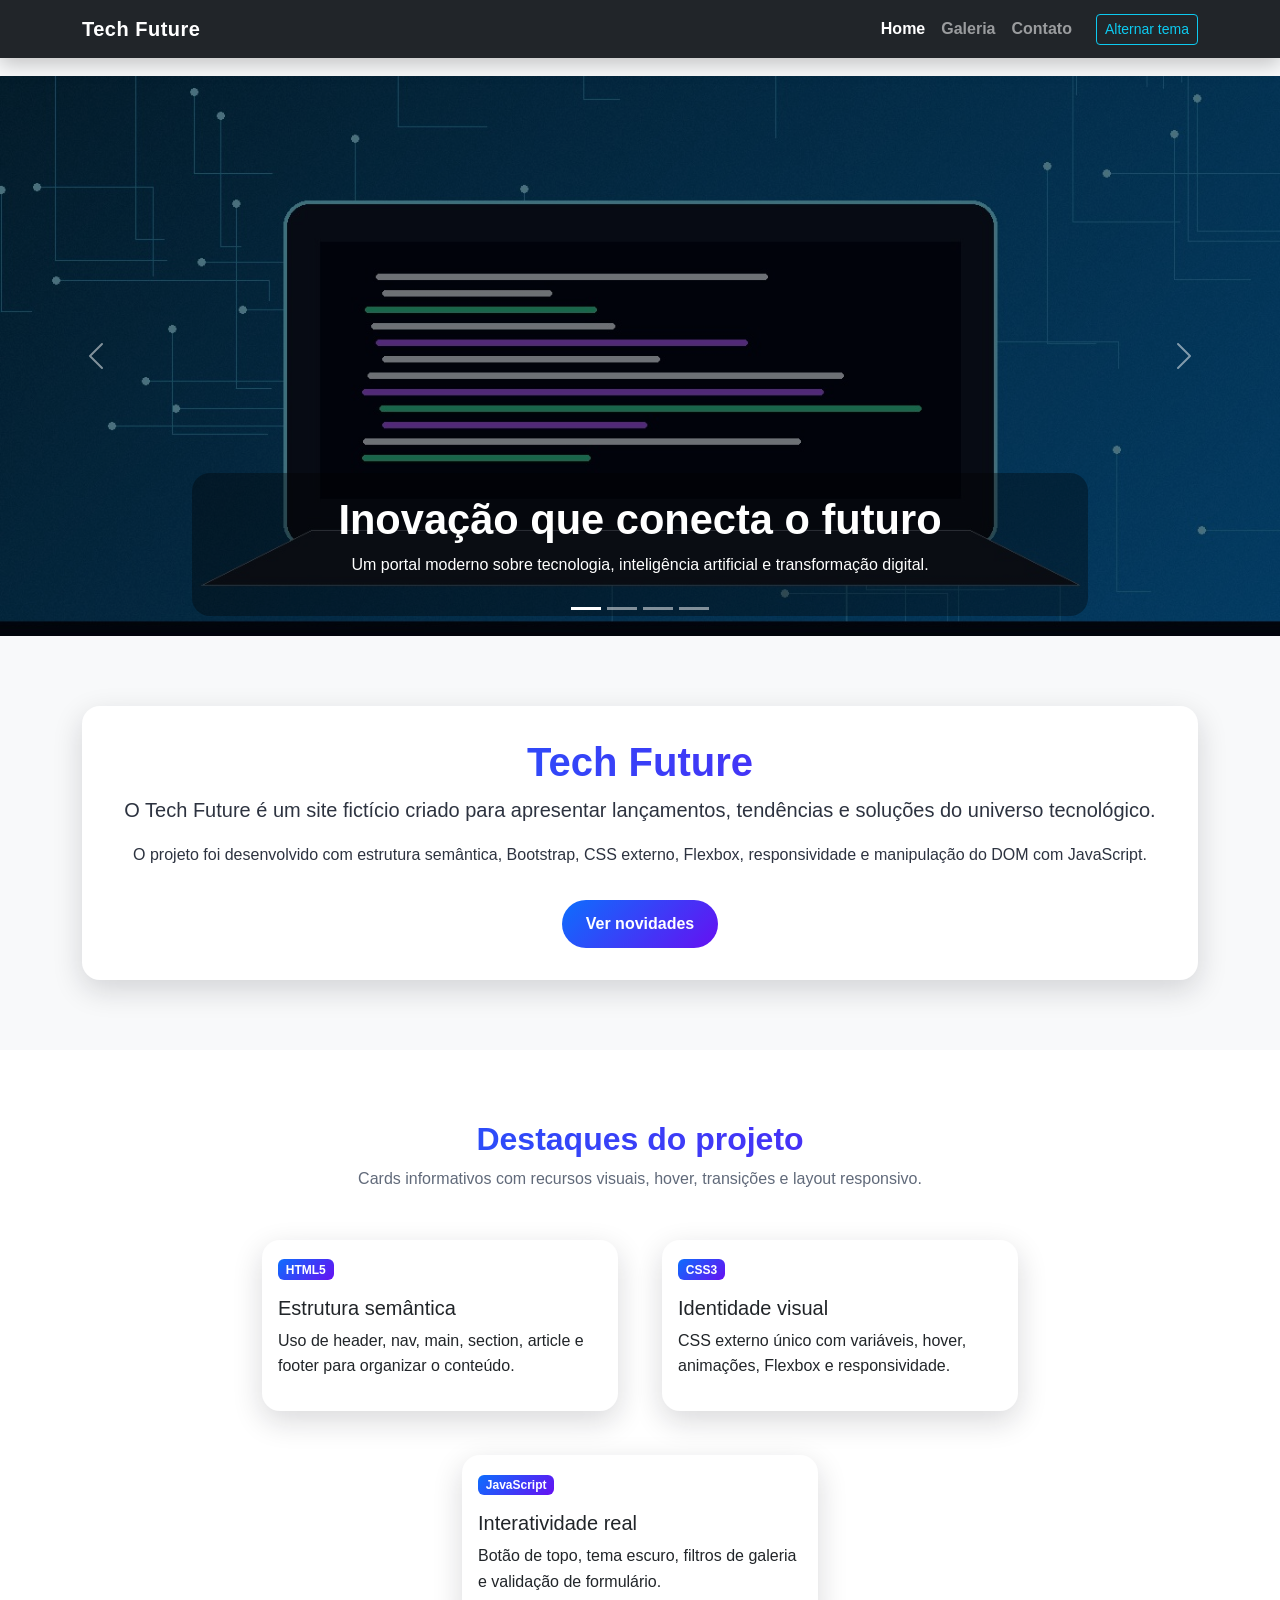
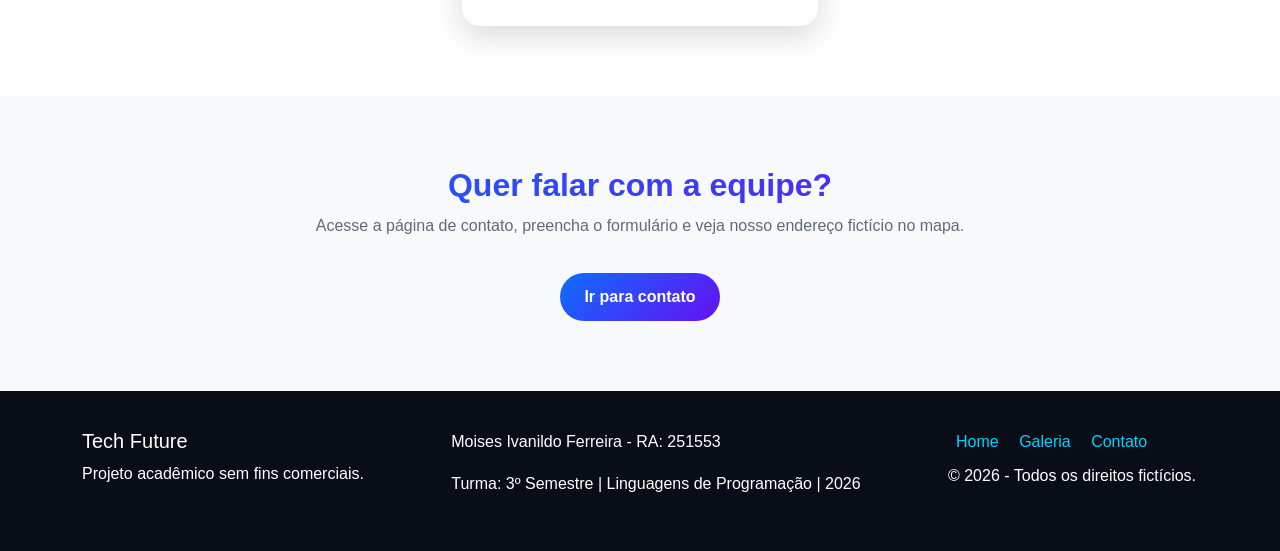
<file: index.html>
<!--
AF - Avaliação Final - Linguagens de Programação
Tema do Projeto: Tech Future - Portal de Tecnologia e Inovação
Aluno: Moises Ivanildo Ferreira - RA: 251553
Professor: Abimael de Oliveira
Data de entrega: 07/06
-->
<!DOCTYPE html>
<html lang="pt-br">

<head>
    <meta charset="UTF-8">
    <meta name="viewport" content="width=device-width, initial-scale=1.0">

    <title>Tech Future - Home</title>

    <!-- Bootstrap -->
    <link href="https://cdn.jsdelivr.net/npm/bootstrap@5.3.3/dist/css/bootstrap.min.css" rel="stylesheet">

    <!-- CSS -->
    <link rel="stylesheet" href="./css/style.css">
</head>

<body>

    <!-- HEADER -->
    <header>
        <nav class="navbar navbar-expand-lg navbar-dark bg-dark fixed-top">
            <div class="container">

                <a class="navbar-brand" href="index.html">
                    Tech Future
                </a>

                <button class="navbar-toggler" type="button" data-bs-toggle="collapse"
                    data-bs-target="#menuPrincipal" aria-controls="menuPrincipal" aria-expanded="false"
                    aria-label="Abrir menu">

                    <span class="navbar-toggler-icon"></span>

                </button>

                <div class="collapse navbar-collapse" id="menuPrincipal">

                    <ul class="navbar-nav ms-auto">

                        <li class="nav-item">
                            <a class="nav-link active" href="index.html">
                                Home
                            </a>
                        </li>

                        <li class="nav-item">
                            <a class="nav-link" href="galeria.html">
                                Galeria
                            </a>
                        </li>

                        <li class="nav-item">
                            <a class="nav-link" href="contato.html">
                                Contato
                            </a>
                        </li>

                    </ul>

                    <button id="btnTema"
                        class="btn btn-outline-info btn-sm ms-lg-3 mt-3 mt-lg-0"
                        type="button">

                        Alternar tema

                    </button>

                </div>
            </div>
        </nav>
    </header>

    <!-- MAIN -->
    <main>

        <!-- HERO / CARROSSEL -->
        <section class="hero p-0">

            <div id="carouselHome"
                class="carousel slide hero-carousel"
                data-bs-ride="carousel">

                <!-- INDICADORES -->
                <div class="carousel-indicators">

                    <button type="button"
                        data-bs-target="#carouselHome"
                        data-bs-slide-to="0"
                        class="active"
                        aria-current="true"
                        aria-label="Slide 1">
                    </button>

                    <button type="button"
                        data-bs-target="#carouselHome"
                        data-bs-slide-to="1"
                        aria-label="Slide 2">
                    </button>

                    <button type="button"
                        data-bs-target="#carouselHome"
                        data-bs-slide-to="2"
                        aria-label="Slide 3">
                    </button>

                    <button type="button"
                        data-bs-target="#carouselHome"
                        data-bs-slide-to="3"
                        aria-label="Slide 4">
                    </button>

                </div>

                <!-- SLIDES -->
                <div class="carousel-inner">

                    <!-- BANNER 1 -->
                    <div class="carousel-item active">

                        <img src="./img/banner-01.jpg"
                            class="d-block w-100"
                            alt="Tecnologia de inteligência artificial em destaque">

                        <div class="carousel-caption d-none d-md-block">

                            <h2>
                                Inovação que conecta o futuro
                            </h2>

                            <p>
                                Um portal moderno sobre tecnologia,
                                inteligência artificial e transformação digital.
                            </p>

                        </div>
                    </div>

                    <!-- BANNER 2 -->
                    <div class="carousel-item">

                        <img src="./img/banner-02.jpg"
                            class="d-block w-100"
                            alt="Rede de conexão digital e tecnologia 5G">

                        <div class="carousel-caption d-none d-md-block">

                            <h2>
                                Novidades em alta performance
                            </h2>

                            <p>
                                Conheça tendências que impactam empresas,
                                estudos e a vida cotidiana.
                            </p>

                        </div>
                    </div>

                    <!-- BANNER 3 -->
                    <div class="carousel-item">

                        <img src="./img/banner-03.jpg"
                            class="d-block w-100"
                            alt="Segurança digital e proteção de dados">

                        <div class="carousel-caption d-none d-md-block">

                            <h2>
                                Segurança, dados e automação
                            </h2>

                            <p>
                                Conteúdo organizado com HTML5,
                                CSS3, Bootstrap e JavaScript.
                            </p>

                        </div>
                    </div>

                    <!-- BANNER 4 -->
                    <div class="carousel-item">

                        <img src="./img/banner-04.jpg"
                            class="d-block w-100"
                            alt="Aplicativo moderno de tecnologia e inovação digital">

                        <div class="carousel-caption d-none d-md-block">

                            <h2>
                                Aplicativos Inteligentes
                            </h2>

                            <p>
                                Soluções digitais modernas com HTML5,
                                CSS3, Bootstrap e JavaScript.
                            </p>

                        </div>
                    </div>

                </div>

                <!-- CONTROLES -->
                <button class="carousel-control-prev"
                    type="button"
                    data-bs-target="#carouselHome"
                    data-bs-slide="prev">

                    <span class="carousel-control-prev-icon"></span>

                </button>

                <button class="carousel-control-next"
                    type="button"
                    data-bs-target="#carouselHome"
                    data-bs-slide="next">

                    <span class="carousel-control-next-icon"></span>

                </button>

            </div>
        </section>

        <!-- APRESENTAÇÃO -->
        <section class="apresentacao animado">

            <div class="container">

                <div class="apresentacao-box text-center">

                    <h1 class="titulo-gradiente">
                        Tech Future
                    </h1>

                    <p class="lead">
                        O Tech Future é um site fictício criado para apresentar
                        lançamentos, tendências e soluções do universo tecnológico.
                    </p>

                    <p>
                        O projeto foi desenvolvido com estrutura semântica,
                        Bootstrap, CSS externo, Flexbox, responsividade
                        e manipulação do DOM com JavaScript.
                    </p>

                    <a href="galeria.html"
                        class="btn btn-gradiente mt-3">

                        Ver novidades

                    </a>

                </div>
            </div>
        </section>

        <!-- DESTAQUES -->
        <section class="destaques bg-white">

            <div class="container">

                <div class="text-center mb-5">

                    <h2 class="titulo-gradiente">
                        Destaques do projeto
                    </h2>

                    <p class="subtitulo">
                        Cards informativos com recursos visuais,
                        hover, transições e layout responsivo.
                    </p>

                </div>

                <div class="row g-4 area-destaques">

                    <article class="col-md-4">

                        <div class="card card-personalizado">

                            <div class="card-body">

                                <span class="badge badge-tech mb-3">
                                    HTML5
                                </span>

                                <h3 class="h5">
                                    Estrutura semântica
                                </h3>

                                <p>
                                    Uso de header, nav, main, section,
                                    article e footer para organizar o conteúdo.
                                </p>

                            </div>
                        </div>
                    </article>

                    <article class="col-md-4">

                        <div class="card card-personalizado">

                            <div class="card-body">

                                <span class="badge badge-tech mb-3">
                                    CSS3
                                </span>

                                <h3 class="h5">
                                    Identidade visual
                                </h3>

                                <p>
                                    CSS externo único com variáveis,
                                    hover, animações, Flexbox e responsividade.
                                </p>

                            </div>
                        </div>
                    </article>

                    <article class="col-md-4">

                        <div class="card card-personalizado">

                            <div class="card-body">

                                <span class="badge badge-tech mb-3">
                                    JavaScript
                                </span>

                                <h3 class="h5">
                                    Interatividade real
                                </h3>

                                <p>
                                    Botão de topo, tema escuro,
                                    filtros de galeria e validação de formulário.
                                </p>

                            </div>
                        </div>
                    </article>

                </div>
            </div>
        </section>

        <!-- CHAMADA CONTATO -->
        <section class="chamada-contato text-center">

            <div class="container">

                <h2 class="titulo-gradiente">
                    Quer falar com a equipe?
                </h2>

                <p class="subtitulo">
                    Acesse a página de contato,
                    preencha o formulário e veja nosso endereço fictício no mapa.
                </p>

                <a href="contato.html"
                    class="btn btn-gradiente">

                    Ir para contato

                </a>

            </div>
        </section>

    </main>

    <!-- FOOTER -->
    <footer class="rodape">

        <div class="container footer-flex">

            <div class="footer-col">

                <h3 class="h5">
                    Tech Future
                </h3>

                <p>
                    Projeto acadêmico sem fins comerciais.
                </p>

            </div>

            <div class="footer-col">

                <p>
                    Moises Ivanildo Ferreira - RA: 251553
                </p>

                <p>
                    Turma: 3º Semestre |
                    Linguagens de Programação |
                    2026
                </p>

            </div>

            <div class="footer-col">

                <a href="index.html">Home</a>
                <a href="galeria.html">Galeria</a>
                <a href="contato.html">Contato</a>

                <p class="mt-2">
                    &copy; 2026 - Todos os direitos fictícios.
                </p>

            </div>
        </div>
    </footer>

    <!-- BOTÃO TOPO -->
    <button id="btnTopo"
        class="btn-topo"
        type="button"
        aria-label="Voltar ao topo">

        ↑

    </button>

    <!-- BOOTSTRAP -->
    <script src="https://cdn.jsdelivr.net/npm/bootstrap@5.3.3/dist/js/bootstrap.bundle.min.js"></script>

    <!-- JS -->
    <script src="./js/script.js"></script>

</body>

</html>
</file>
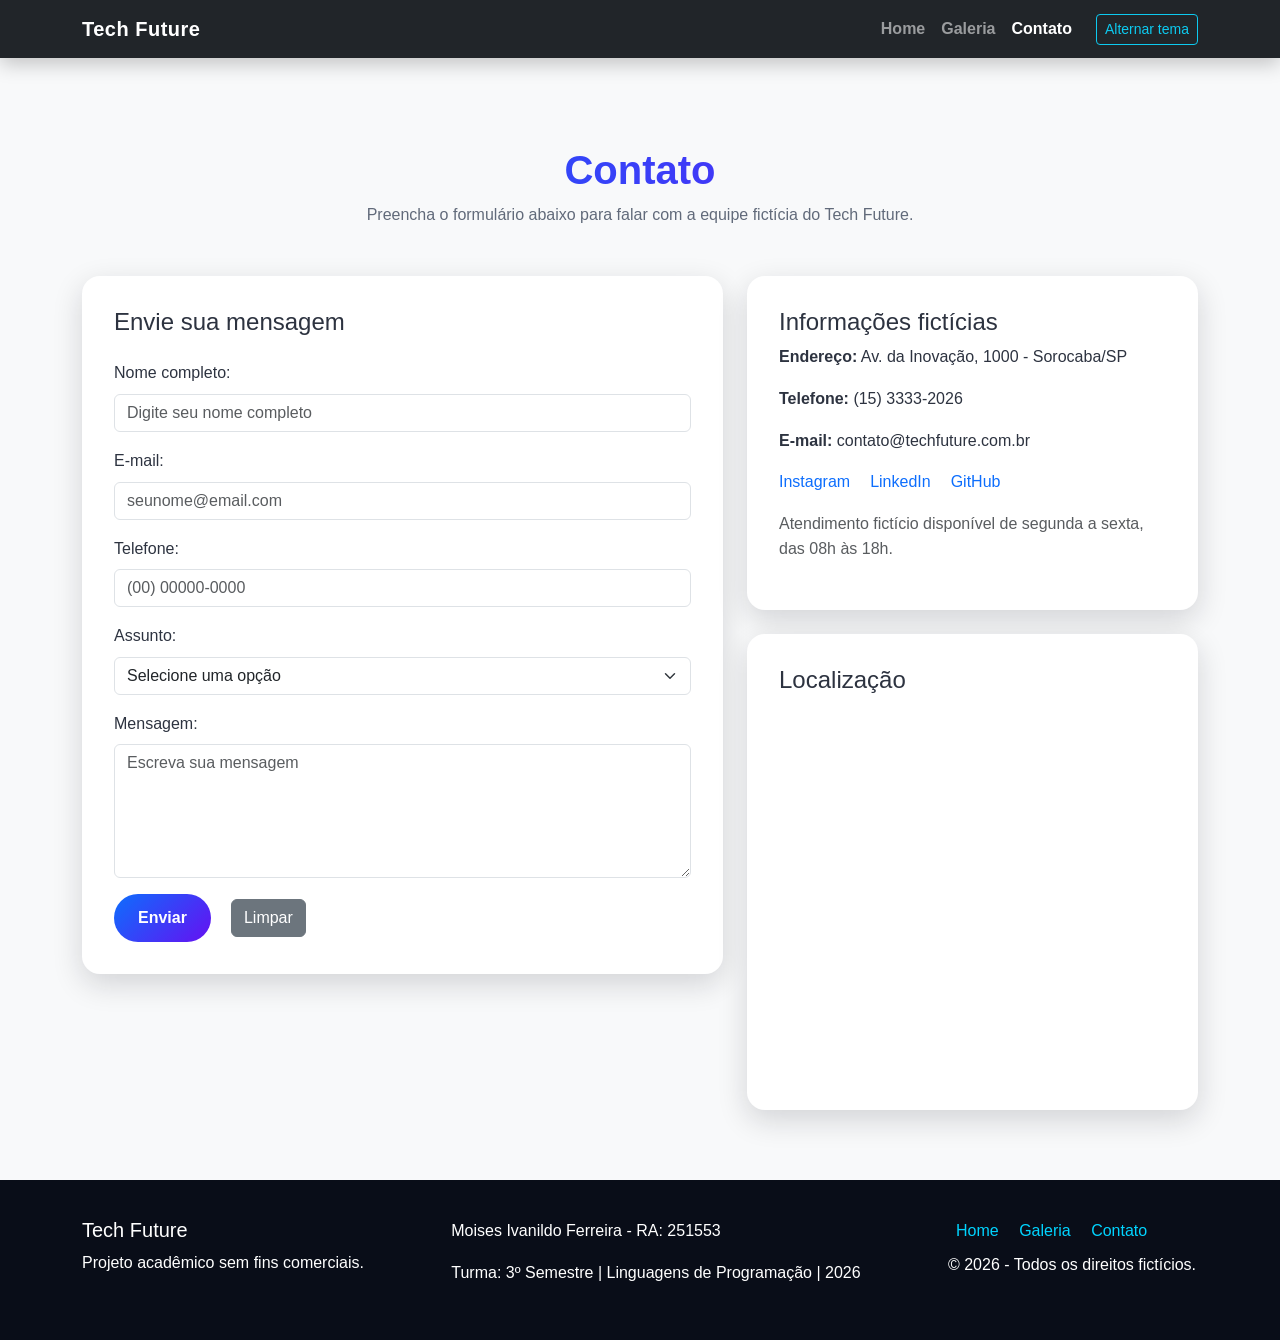
<file: contato.html>
<!--
AF - Avaliação Final - Linguagens de Programação
Tema do Projeto: Tech Future - Portal de Tecnologia e Inovação
Aluno: Moises Ivanildo Ferreira - RA: 251553
Professor: Abimael de Oliveira
Data de entrega: 07/06
-->
<!DOCTYPE html>
<html lang="pt-br">

<head>
    <meta charset="UTF-8">
    <meta name="viewport" content="width=device-width, initial-scale=1.0">

    <title>Tech Future - Contato</title>

    <!-- Bootstrap -->
    <link href="https://cdn.jsdelivr.net/npm/bootstrap@5.3.3/dist/css/bootstrap.min.css" rel="stylesheet">

    <!-- CSS -->
    <link rel="stylesheet" href="./css/style.css">
</head>

<body>

    <!-- HEADER -->
    <header>

        <nav class="navbar navbar-expand-lg navbar-dark bg-dark fixed-top">

            <div class="container">

                <a class="navbar-brand" href="index.html">
                    Tech Future
                </a>

                <button class="navbar-toggler"
                    type="button"
                    data-bs-toggle="collapse"
                    data-bs-target="#menuPrincipal"
                    aria-controls="menuPrincipal"
                    aria-expanded="false"
                    aria-label="Abrir menu">

                    <span class="navbar-toggler-icon"></span>

                </button>

                <div class="collapse navbar-collapse" id="menuPrincipal">

                    <ul class="navbar-nav ms-auto">

                        <li class="nav-item">
                            <a class="nav-link" href="index.html">
                                Home
                            </a>
                        </li>

                        <li class="nav-item">
                            <a class="nav-link" href="galeria.html">
                                Galeria
                            </a>
                        </li>

                        <li class="nav-item">
                            <a class="nav-link active" href="contato.html">
                                Contato
                            </a>
                        </li>

                    </ul>

                    <button id="btnTema"
                        class="btn btn-outline-info btn-sm ms-lg-3 mt-3 mt-lg-0"
                        type="button">

                        Alternar tema

                    </button>

                </div>
            </div>
        </nav>
    </header>

    <!-- MAIN -->
    <main>

        <section class="container animado">

            <div class="text-center mb-5">

                <h1 class="titulo-gradiente">
                    Contato
                </h1>

                <p class="subtitulo">
                    Preencha o formulário abaixo para falar com a equipe fictícia do Tech Future.
                </p>

            </div>

            <div class="row g-4">

                <!-- FORMULÁRIO -->
                <article class="col-lg-7">

                    <div class="form-card">

                        <h2 class="h4 mb-4">
                            Envie sua mensagem
                        </h2>

                        <form id="formContato"
                            class="form-contato"
                            action="#"
                            method="post">

                            <div class="mb-3">

                                <label for="nome" class="form-label">
                                    Nome completo:
                                </label>

                                <input type="text"
                                    id="nome"
                                    name="nome"
                                    class="form-control"
                                    required
                                    minlength="3"
                                    placeholder="Digite seu nome completo">

                            </div>

                            <div class="mb-3">

                                <label for="email" class="form-label">
                                    E-mail:
                                </label>

                                <input type="email"
                                    id="email"
                                    name="email"
                                    class="form-control"
                                    required
                                    placeholder="seunome@email.com">

                            </div>

                            <div class="mb-3">

                                <label for="telefone" class="form-label">
                                    Telefone:
                                </label>

                                <input type="tel"
                                    id="telefone"
                                    name="telefone"
                                    class="form-control"
                                    placeholder="(00) 00000-0000"
                                    pattern="\([0-9]{2}\) [0-9]{4,5}-[0-9]{4}">

                            </div>

                            <div class="mb-3">

                                <label for="assunto" class="form-label">
                                    Assunto:
                                </label>

                                <select id="assunto"
                                    name="assunto"
                                    class="form-select"
                                    required>

                                    <option value="">
                                        Selecione uma opção
                                    </option>

                                    <option value="duvida">
                                        Dúvida
                                    </option>

                                    <option value="orcamento">
                                        Orçamento
                                    </option>

                                    <option value="parceria">
                                        Parceria
                                    </option>

                                    <option value="sugestao">
                                        Sugestão
                                    </option>

                                </select>

                            </div>

                            <div class="mb-3">

                                <label for="mensagem" class="form-label">
                                    Mensagem:
                                </label>

                                <textarea id="mensagem"
                                    name="mensagem"
                                    class="form-control"
                                    rows="5"
                                    required
                                    placeholder="Escreva sua mensagem"></textarea>

                            </div>

                            <div class="botoes-acoes justify-content-start">

                                <button type="submit"
                                    class="btn btn-gradiente">

                                    Enviar

                                </button>

                                <button type="reset"
                                    class="btn btn-secondary">

                                    Limpar

                                </button>

                            </div>

                        </form>
                    </div>
                </article>

                <!-- INFORMAÇÕES -->
                <aside class="col-lg-5">

                    <div class="info-contato mb-4">

                        <h2 class="h4">
                            Informações fictícias
                        </h2>

                        <p>
                            <strong>Endereço:</strong>
                            Av. da Inovação, 1000 - Sorocaba/SP
                        </p>

                        <p>
                            <strong>Telefone:</strong>
                            (15) 3333-2026
                        </p>

                        <p>
                            <strong>E-mail:</strong>
                            contato@techfuture.com.br
                        </p>

                        <div class="redes-sociais justify-content-start">

                            <a href="#">
                                Instagram
                            </a>

                            <a href="#">
                                LinkedIn
                            </a>

                            <a href="#">
                                GitHub
                            </a>

                        </div>

                        <!-- AJUSTE EXTRA -->
                        <p class="mt-3 text-muted">
                            Atendimento fictício disponível de segunda a sexta,
                            das 08h às 18h.
                        </p>

                    </div>

                    <!-- MAPA -->
                    <div class="mapa-card">

                        <h2 class="h4 mb-3">
                            Localização
                        </h2>

                        <iframe
                            src="https://www.google.com/maps?q=Sorocaba%20SP&output=embed"
                            allowfullscreen=""
                            loading="lazy"
                            referrerpolicy="no-referrer-when-downgrade"
                            title="Mapa de localização fictícia em Sorocaba">
                        </iframe>

                    </div>
                </aside>

            </div>
        </section>
    </main>

    <!-- FOOTER -->
    <footer class="rodape">

        <div class="container footer-flex">

            <div class="footer-col">

                <h3 class="h5">
                    Tech Future
                </h3>

                <p>
                    Projeto acadêmico sem fins comerciais.
                </p>

            </div>

            <div class="footer-col">

                <p>
                    Moises Ivanildo Ferreira - RA: 251553
                </p>

                <p>
                    Turma: 3º Semestre |
                    Linguagens de Programação |
                    2026
                </p>

            </div>

            <div class="footer-col">

                <a href="index.html">Home</a>
                <a href="galeria.html">Galeria</a>
                <a href="contato.html">Contato</a>

                <p class="mt-2">
                    &copy; 2026 - Todos os direitos fictícios.
                </p>

            </div>
        </div>
    </footer>

    <!-- BOTÃO TOPO -->
    <button id="btnTopo"
        class="btn-topo"
        type="button"
        aria-label="Voltar ao topo">

        ↑

    </button>

    <!-- Bootstrap -->
    <script src="https://cdn.jsdelivr.net/npm/bootstrap@5.3.3/dist/js/bootstrap.bundle.min.js"></script>

    <!-- JS -->
    <script src="./js/script.js"></script>

</body>

</html>
</file>
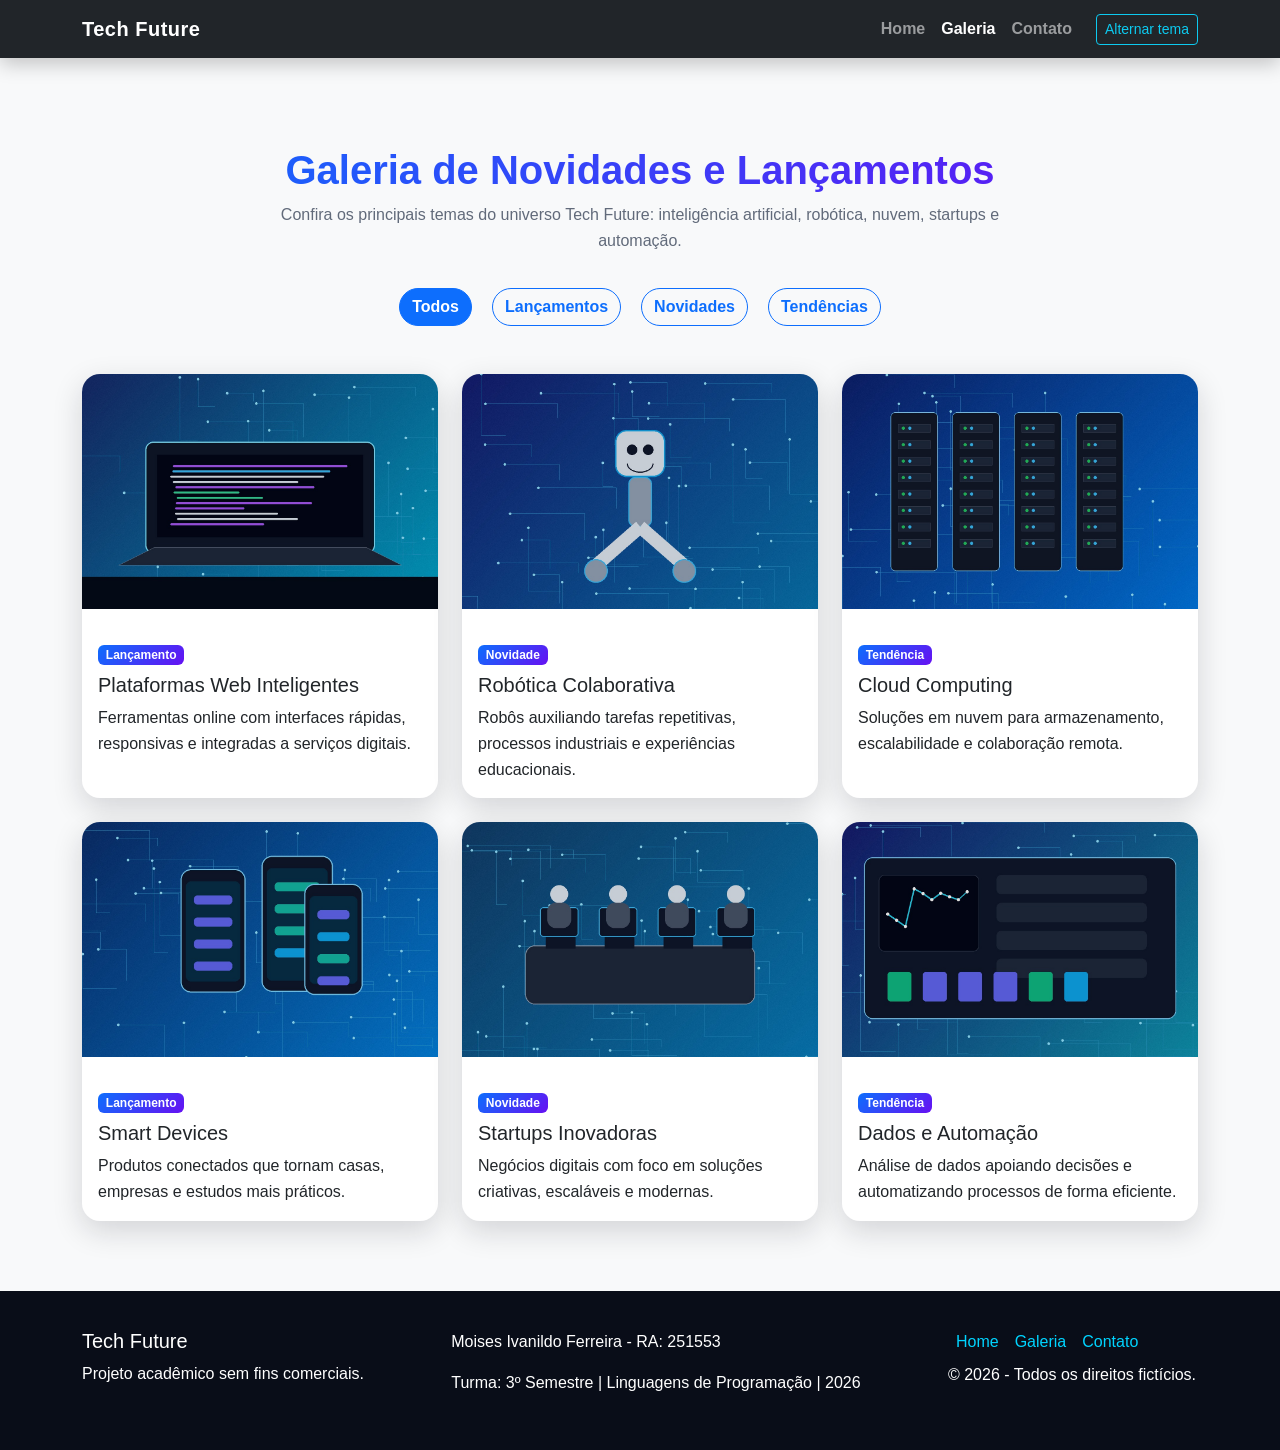
<file: galeria.html>
<!--
AF - Avaliação Final - Linguagens de Programação
Tema do Projeto: Tech Future - Portal de Tecnologia e Inovação
Aluno: Moises Ivanildo Ferreira - RA: 251553
Professor: Abimael de Oliveira
Data de entrega: 07/06
-->
<!DOCTYPE html>
<html lang="pt-br">
<head>
    <meta charset="UTF-8">
    <meta name="viewport" content="width=device-width, initial-scale=1.0">
    <title>Tech Future - Galeria</title>
    <link href="https://cdn.jsdelivr.net/npm/bootstrap@5.3.3/dist/css/bootstrap.min.css" rel="stylesheet">
    <link rel="stylesheet" href="./css/style.css">
</head>
<body>
    <header>
        <nav class="navbar navbar-expand-lg navbar-dark bg-dark fixed-top">
            <div class="container">
                <a class="navbar-brand" href="index.html">Tech Future</a>
                <button class="navbar-toggler" type="button" data-bs-toggle="collapse" data-bs-target="#menuPrincipal" aria-controls="menuPrincipal" aria-expanded="false" aria-label="Abrir menu"><span class="navbar-toggler-icon"></span></button>
                <div class="collapse navbar-collapse" id="menuPrincipal">
                    <ul class="navbar-nav ms-auto">
                        <li class="nav-item"><a class="nav-link" href="index.html">Home</a></li>
                        <li class="nav-item"><a class="nav-link active" href="galeria.html">Galeria</a></li>
                        <li class="nav-item"><a class="nav-link" href="contato.html">Contato</a></li>
                    </ul>
                    <button id="btnTema" class="btn btn-outline-info btn-sm ms-lg-3 mt-3 mt-lg-0" type="button">Alternar tema</button>
                </div>
            </div>
        </nav>
    </header>

    <main>
        <section class="galeria container animado">
            <div class="text-center mb-4">
                <h1 class="titulo-gradiente">Galeria de Novidades e Lançamentos</h1>
                <p class="subtitulo">Confira os principais temas do universo Tech Future: inteligência artificial, robótica, nuvem, startups e automação.</p>
            </div>

            <div class="botoes-acoes mb-5" aria-label="Filtros de categoria">
                <button class="btn btn-outline-primary filtro-btn ativo" data-categoria="todos" type="button">Todos</button>
                <button class="btn btn-outline-primary filtro-btn" data-categoria="lancamento" type="button">Lançamentos</button>
                <button class="btn btn-outline-primary filtro-btn" data-categoria="novidade" type="button">Novidades</button>
                <button class="btn btn-outline-primary filtro-btn" data-categoria="tendencia" type="button">Tendências</button>
            </div>

            <div class="row g-4">
                <article class="col-md-6 col-lg-4 item-galeria" data-categoria="lancamento">
                    <div class="card card-personalizado">
                        <figure><img src="./img/galeria-01.jpg" class="card-img-top" alt="Computador exibindo códigos de desenvolvimento web"><figcaption class="visually-hidden">Desenvolvimento web moderno</figcaption></figure>
                        <div class="card-body"><span class="badge badge-tech mb-2">Lançamento</span><h2 class="h5 card-title">Plataformas Web Inteligentes</h2><p class="card-text">Ferramentas online com interfaces rápidas, responsivas e integradas a serviços digitais.</p></div>
                    </div>
                </article>
                <article class="col-md-6 col-lg-4 item-galeria" data-categoria="novidade">
                    <div class="card card-personalizado">
                        <figure><img src="./img/galeria-02.jpg" class="card-img-top" alt="Robô moderno representando automação e inteligência artificial"><figcaption class="visually-hidden">Robótica aplicada</figcaption></figure>
                        <div class="card-body"><span class="badge badge-tech mb-2">Novidade</span><h2 class="h5 card-title">Robótica Colaborativa</h2><p class="card-text">Robôs auxiliando tarefas repetitivas, processos industriais e experiências educacionais.</p></div>
                    </div>
                </article>
                <article class="col-md-6 col-lg-4 item-galeria" data-categoria="tendencia">
                    <div class="card card-personalizado">
                        <figure><img src="./img/galeria-03.jpg" class="card-img-top" alt="Ambiente tecnológico com conexão em nuvem"><figcaption class="visually-hidden">Computação em nuvem</figcaption></figure>
                        <div class="card-body"><span class="badge badge-tech mb-2">Tendência</span><h2 class="h5 card-title">Cloud Computing</h2><p class="card-text">Soluções em nuvem para armazenamento, escalabilidade e colaboração remota.</p></div>
                    </div>
                </article>
                <article class="col-md-6 col-lg-4 item-galeria" data-categoria="lancamento">
                    <div class="card card-personalizado">
                        <figure><img src="./img/galeriA-044.jpg" class="card-img-top" alt="Dispositivos inteligentes conectados"><figcaption class="visually-hidden">Dispositivos inteligentes</figcaption></figure>
                        <div class="card-body"><span class="badge badge-tech mb-2">Lançamento</span><h2 class="h5 card-title">Smart Devices</h2><p class="card-text">Produtos conectados que tornam casas, empresas e estudos mais práticos.</p></div>
                    </div>
                </article>
                <article class="col-md-6 col-lg-4 item-galeria" data-categoria="novidade">
                    <div class="card card-personalizado">
                        <figure><img src="./img/galeria-05.jpg" class="card-img-top" alt="Equipe trabalhando em projeto de startup tecnológica"><figcaption class="visually-hidden">Startup de tecnologia</figcaption></figure>
                        <div class="card-body"><span class="badge badge-tech mb-2">Novidade</span><h2 class="h5 card-title">Startups Inovadoras</h2><p class="card-text">Negócios digitais com foco em soluções criativas, escaláveis e modernas.</p></div>
                    </div>
                </article>
                <article class="col-md-6 col-lg-4 item-galeria" data-categoria="tendencia">
                    <div class="card card-personalizado">
                        <figure><img src="./img/galeria-06.jpg" class="card-img-top" alt="Representação visual de dados e automação"><figcaption class="visually-hidden">Dados e automação</figcaption></figure>
                        <div class="card-body"><span class="badge badge-tech mb-2">Tendência</span><h2 class="h5 card-title">Dados e Automação</h2><p class="card-text">Análise de dados apoiando decisões e automatizando processos de forma eficiente.</p></div>
                    </div>
                </article>
            </div>
        </section>
    </main>

    <footer class="rodape"><div class="container footer-flex"><div class="footer-col"><h3 class="h5">Tech Future</h3><p>Projeto acadêmico sem fins comerciais.</p></div><div class="footer-col"><p>Moises Ivanildo Ferreira - RA: 251553</p><p>Turma: 3º Semestre | Linguagens de Programação | 2026</p></div><div class="footer-col"><a href="index.html">Home</a><a href="galeria.html">Galeria</a><a href="contato.html">Contato</a><p class="mt-2">&copy; 2026 - Todos os direitos fictícios.</p></div></div></footer>
    <button id="btnTopo" class="btn-topo" type="button" aria-label="Voltar ao topo">↑</button>
    <script src="https://cdn.jsdelivr.net/npm/bootstrap@5.3.3/dist/js/bootstrap.bundle.min.js"></script>
    <script src="./js/script.js"></script>
</body>
</html>
</file>
<file: css/style.css>
/*
AF - Avaliação Final - Linguagens de Programação
Tema do Projeto: Tech Future - Portal de Tecnologia e Inovação
Aluno : Moises Ivanildo Ferreira - RA: 251553

Professor: Abimael de Oliveira
Data de entrega: 07/06
*/

:root {
    --cor-primaria: #0d6efd;
    --cor-secundaria: #6610f2;
    --cor-destaque: #00d4ff;
    --cor-clara: #f8f9fa;
    --cor-escura: #101522;
    --cor-texto: #2d3340;
    --sombra: 0 10px 30px rgba(16, 21, 34, 0.16);
    --radius: 18px;
}

* {
    margin: 0;
    padding: 0;
    box-sizing: border-box;
}

html {
    scroll-behavior: smooth;
}

body {
    font-family: Arial, Helvetica, sans-serif;
    background: var(--cor-clara);
    color: var(--cor-texto);
    line-height: 1.6;
    padding-top: 76px;
}

img {
    max-width: 100%;
    display: block;
}

a {
    text-decoration: none;
}

section {
    padding: 70px 0;
}

/* NAVBAR */
.navbar {
    box-shadow: 0 6px 20px rgba(0, 0, 0, 0.22);
}

.navbar-brand {
    font-weight: 800;
    letter-spacing: .5px;
    transition: opacity .3s ease;
}

.navbar-brand:hover {
    opacity: .85;
}

.nav-link {
    font-weight: 600;
}

.nav-link:hover {
    color: var(--cor-destaque) !important;
}

/* CARROSSEL */
.hero-carousel img {
    height: 560px;
    object-fit: cover;
    filter: brightness(55%);
}

.carousel-item {
    transition: transform .6s ease-in-out;
}

.carousel-caption {
    background: rgba(0, 0, 0, .35);
    border-radius: var(--radius);
    padding: 22px;
}

.carousel-caption h2 {
    font-size: 2.6rem;
    font-weight: 800;
}

/* TITULOS */
.titulo-gradiente {
    font-weight: 800;
    background: linear-gradient(90deg, var(--cor-primaria), var(--cor-secundaria));
    -webkit-background-clip: text;
    -webkit-text-fill-color: transparent;
}

.subtitulo {
    max-width: 760px;
    margin: 0 auto 35px;
    color: #616a7a;
}

/* BOXES */
.apresentacao-box,
.info-contato,
.form-card,
.mapa-card {
    background: #fff;
    border-radius: var(--radius);
    box-shadow: var(--sombra);
    padding: 32px;
}

/* FLEXBOX */
.area-destaques,
.footer-flex,
.botoes-acoes,
.redes-sociais {
    display: flex;
    flex-wrap: wrap;
    gap: 20px;
    align-items: center;
    justify-content: center;
}

/* CARDS */
.card-personalizado {
    border: none;
    border-radius: var(--radius);
    overflow: hidden;
    box-shadow: var(--sombra);
    transition: transform .3s ease, box-shadow .3s ease;
    height: 100%;
}

.card-personalizado:hover,
.card-destaque-js {
    transform: translateY(-8px) scale(1.01);
    box-shadow: 0 16px 40px rgba(13, 110, 253, 0.22);
}

.card-personalizado img {
    height: 235px;
    object-fit: cover;
    transition: transform .4s ease;
}

.card-personalizado:hover img {
    transform: scale(1.08);
}

.card-body {
    position: relative;
    z-index: 1;
}

.card-body::after {
    content: "";
    position: absolute;
    inset: 0;
    border-radius: var(--radius);
    pointer-events: none;
    border: 1px solid rgba(255, 255, 255, 0.04);
}

/* BADGES E BOTÕES */
.badge-tech {
    background: linear-gradient(135deg, var(--cor-primaria), var(--cor-secundaria));
}

.btn-gradiente {
    background: linear-gradient(135deg, var(--cor-primaria), var(--cor-secundaria));
    color: white;
    border: none;
    font-weight: 700;
    border-radius: 999px;
    padding: 12px 24px;
    transition: transform .3s ease, opacity .3s ease;
}

.btn-gradiente:hover {
    color: white;
    transform: translateY(-3px);
    opacity: .92;
}

.btn-gradiente:active {
    transform: scale(.98);
}

.filtro-btn {
    border-radius: 999px;
    font-weight: 700;
}

.filtro-btn.ativo {
    background: var(--cor-primaria);
    color: #fff;
}

/* FORMULÁRIOS */
.form-control:focus,
.form-select:focus {
    box-shadow: 0 0 0 .25rem rgba(13, 110, 253, .16);
}

/* MAPA */
iframe {
    width: 100%;
    min-height: 360px;
    border: 0;
    border-radius: var(--radius);
}

/* RODAPÉ */
.rodape {
    background: #090d18;
    color: white;
    padding: 38px 15px;
}

.rodape a {
    color: var(--cor-destaque);
    margin: 0 8px;
}

.footer-flex {
    justify-content: space-between;
    align-items: flex-start;
}

.footer-col {
    min-width: 250px;
}

/* BOTÃO TOPO */
.btn-topo {
    position: fixed;
    right: 20px;
    bottom: 20px;
    display: none;
    width: 48px;
    height: 48px;
    border-radius: 50%;
    border: none;
    background: linear-gradient(135deg, var(--cor-primaria), var(--cor-secundaria));
    color: white;
    font-size: 1.4rem;
    cursor: pointer;
    z-index: 1000;
    box-shadow: var(--sombra);
}

.btn-topo.mostrar {
    display: block;
}

/* TEMA ESCURO */
.tema-escuro {
    background: #0b1020;
    color: #f5f7ff;
}

.tema-escuro .apresentacao-box,
.tema-escuro .card-personalizado,
.tema-escuro .info-contato,
.tema-escuro .form-card,
.tema-escuro .mapa-card {
    background: #151b2e;
    color: #f5f7ff;
}

.tema-escuro .subtitulo {
    color: #c8d0e0;
}

/* ANIMAÇÕES */
@keyframes aparecer {
    from {
        opacity: 0;
        transform: translateY(30px);
    }

    to {
        opacity: 1;
        transform: translateY(0);
    }
}

.animado {
    animation: aparecer .8s ease both;
}

/* RESPONSIVIDADE */
@media (max-width: 768px) {

    body {
        padding-top: 68px;
    }

    section {
        padding: 45px 0;
    }

    .hero-carousel img {
        height: 420px;
    }

    .carousel-caption h2 {
        font-size: 1.6rem;
    }

    .footer-flex {
        justify-content: center;
        text-align: center;
    }
}
/* Pequeno detalhe visual adicional */
::selection {
    background: rgba(13, 110, 253, 0.25);
    color: #111;
}

/* Ajuste final de seleção de texto */
::selection {
    background: rgba(13, 110, 253, 0.25);
    color: #111;
}
</file>
